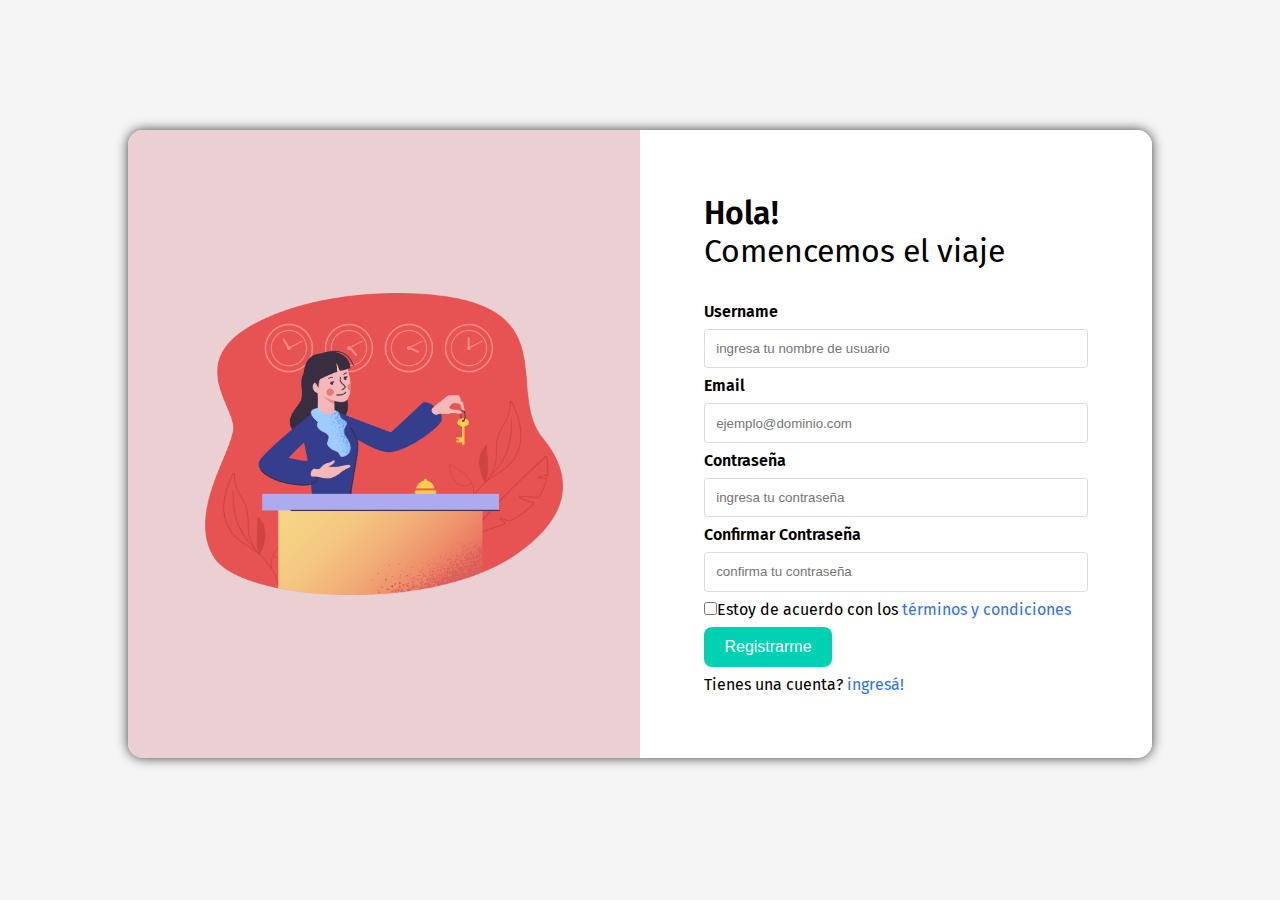
<file: index.html>
<!DOCTYPE html>
<html lang="en">
<head>
  <meta charset="UTF-8">
  <meta name="viewport" content="width=device-width, initial-scale=1.0">
  <title>Document</title>
  <link rel="stylesheet" href="styles/style.css">
</head>
<body>
  <div class="main__container">

    <div class="container__img">

      <img class="img" src="images/registro.png" alt="">
    
    </div>
    
    <div class="formulario">
      
      
      <h1 class="title">Hola!</h1>

      <h1 class="subtitle">Comencemos el viaje</h1>


      <label class="form__label" for="username">Username</label>

      <input class="form__input" type="text" id="username" placeholder="ingresa tu nombre de usuario">
 
      <label class="form__label"  for="email">Email</label>

      <input class="form__input" type="email" placeholder="ejemplo@dominio.com">

      <label class="form__label" for="password">Contraseña</label>

      <input class="form__input" type="password" name="" id="Contraseña" placeholder="ingresa tu contraseña">

      <label class="form__label" for="confirm__password">Confirmar Contraseña</label>

      <input class="form__input" type="password" name="" id="Confirmar contraseña" placeholder="confirma tu contraseña">


      <label class="label__check" for="checkbox"> <input class="input__check" type="checkbox" name="" id="checkbox">Estoy de acuerdo con los <a href="#">términos y condiciones</a></label>

      <button class="btn">Registrarme</button>


      <p class="description">Tienes una cuenta? <a href="#">ingresá!</a></p>
    
    </div>

  </div>
  
</body>
</html>
</file>
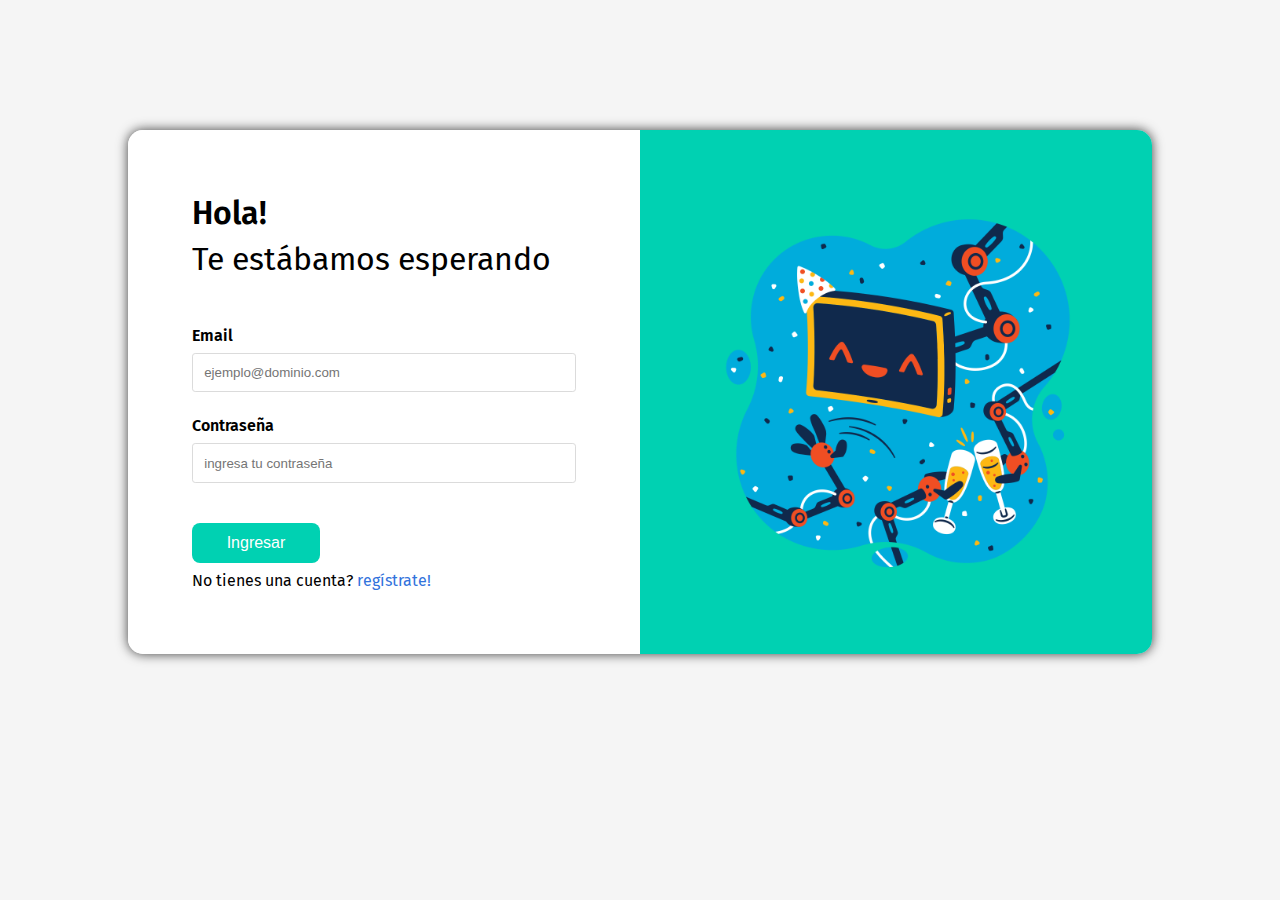
<file: login.html>
<!DOCTYPE html>
<html lang="en">
<head>
  <meta charset="UTF-8">
  <meta name="viewport" content="width=device-width, initial-scale=1.0">
  <title>Document</title>
  <link rel="stylesheet" href="styles2/style.css">
</head>
<body>
  <div class="main__container">

    <div class="container__img">

      <img class="img" src="images/login.png" alt="">
    
    </div>
    
    <div class="formulario">
      
      
      <h1 class="title">Hola!</h1>

      <h1 class="subtitle">Te estábamos esperando</h1>

 
      <label class="form__label"  for="email">Email</label>

      <input class="form__input" type="email" placeholder="ejemplo@dominio.com">

      <label class="form__label" for="password">Contraseña</label>

      <input class="form__input" type="password" name="" id="Contraseña" placeholder="ingresa tu contraseña">

     
      <button class="btn">Ingresar</button>


      <p class="description">No tienes una cuenta? <a href="#">regístrate!</a></p>
    
    </div>

  </div>
  
</body>
</html>
</file>
<file: styles/style.css>
@import url("https://fonts.googleapis.com/css?family=Fira+Sans:300,400,600,700&display=swap");
* {
  margin: 0;
  padding: 0;
  box-sizing: border-box;
}

.container__right {
  width: 50%;
  display: flex;
  font-family: "Fira Sans", sans-serif;
  padding: 4rem;
}

.title {
  font-weight: 600;
}

.subtitle {
  font-weight: 400;
  padding-bottom: 1em;
}

.formulario {
  width: 50%;
  display: flex;
  flex-direction: column;
  background-color: white;
  align-content: center;
  padding: 4rem;
}

.form__input {
  padding: 0.7rem;
  margin-top: 0.5rem;
  margin-bottom: 0.5rem;
  border-radius: 0.2rem;
  border: solid 1px #DBDBDB;
}

.form__label {
  font-weight: 600;
}

.form__label::placeholder {
  color: #DBDBDB;
}

input:invalid {
  color: #FF0000;
  border-color: #FF0000;
}

input:valid {
  color: #00D1B2;
}

input:hover {
  border-color: #B5B5B5;
}

input:focus {
  border-color: #3273DC;
}

a {
  color: #3273DC;
  text-decoration: none;
}

.btn {
  background-color: #00D1B2;
  color: white;
  width: 8rem;
  height: 2.5rem;
  border-radius: 0.5rem;
  border-style: none;
  font-size: 1rem;
  margin-top: 0.5rem;
  margin-bottom: 0.5rem;
}

.btn:hover {
  background-color: #00c487;
}

.btn:active {
  background-color: #00B89C;
}

body {
  font-family: "Fira Sans", sans-serif;
  background-color: #f5f5f5;
}

.main__container {
  width: 80vw;
  display: flex;
  margin: 130px auto;
  border-radius: 15px;
  overflow: hidden;
  box-shadow: 0px 0px 12px 0px rgba(0, 0, 0, 0.75);
}

.container__img {
  background-color: #EBD0D3;
  display: flex;
  justify-content: center;
  align-items: center;
  width: 50%;
}

.img {
  width: 70%;
}

/*# sourceMappingURL=style.css.map */
</file>
<file: styles2/style.css>
@import url("https://fonts.googleapis.com/css?family=fira+sans:300,400,600,700&display=swap");
* {
  padding: 0;
  margin: 0;
  box-sizing: border-box;
}

.title {
  font-weight: 600;
  margin-bottom: 0.5rem;
}

.subtitle {
  font-weight: 400;
  padding-bottom: 1em;
}

.formulario {
  width: 50%;
  display: flex;
  flex-direction: column;
  background-color: white;
  align-content: center;
  padding: 4rem;
}

.form__input {
  padding: 0.7rem;
  margin-top: 0.5rem;
  margin-bottom: 0.5rem;
  border-radius: 0.2rem;
  border: solid 1px #DBDBDB;
}

.form__label {
  font-weight: 600;
  margin-top: 1rem;
}

.form__label::placeholder {
  color: #DBDBDB;
}

input:invalid {
  color: #FF0000;
  border-color: #FF0000;
}

input:valid {
  color: #00D1B2;
}

input:hover {
  border-color: #B5B5B5;
}

input:focus {
  border-color: #3273DC;
}

a {
  color: #3273DC;
  text-decoration: none;
}

.btn {
  background-color: #00D1B2;
  color: white;
  width: 8rem;
  height: 2.5rem;
  border-radius: 0.5rem;
  border-style: none;
  font-size: 1rem;
  margin-top: 2rem;
  margin-bottom: 0.5rem;
}

.btn:hover {
  background-color: #00c487;
}

.btn:active {
  background-color: #00B89C;
}

body {
  font-family: "fira sans", sans-serif;
  background-color: #f5f5f5;
}

.main__container {
  width: 80vw;
  display: flex;
  flex-direction: row-reverse;
  margin: 130px auto;
  border-radius: 15px;
  overflow: hidden;
  box-shadow: 0px 0px 12px 0px rgba(0, 0, 0, 0.75);
}

.container__img {
  background-color: #00D1B2;
  display: flex;
  justify-content: center;
  align-items: center;
  width: 50%;
}

.img {
  width: 70%;
}

/*# sourceMappingURL=style.css.map */
</file>
